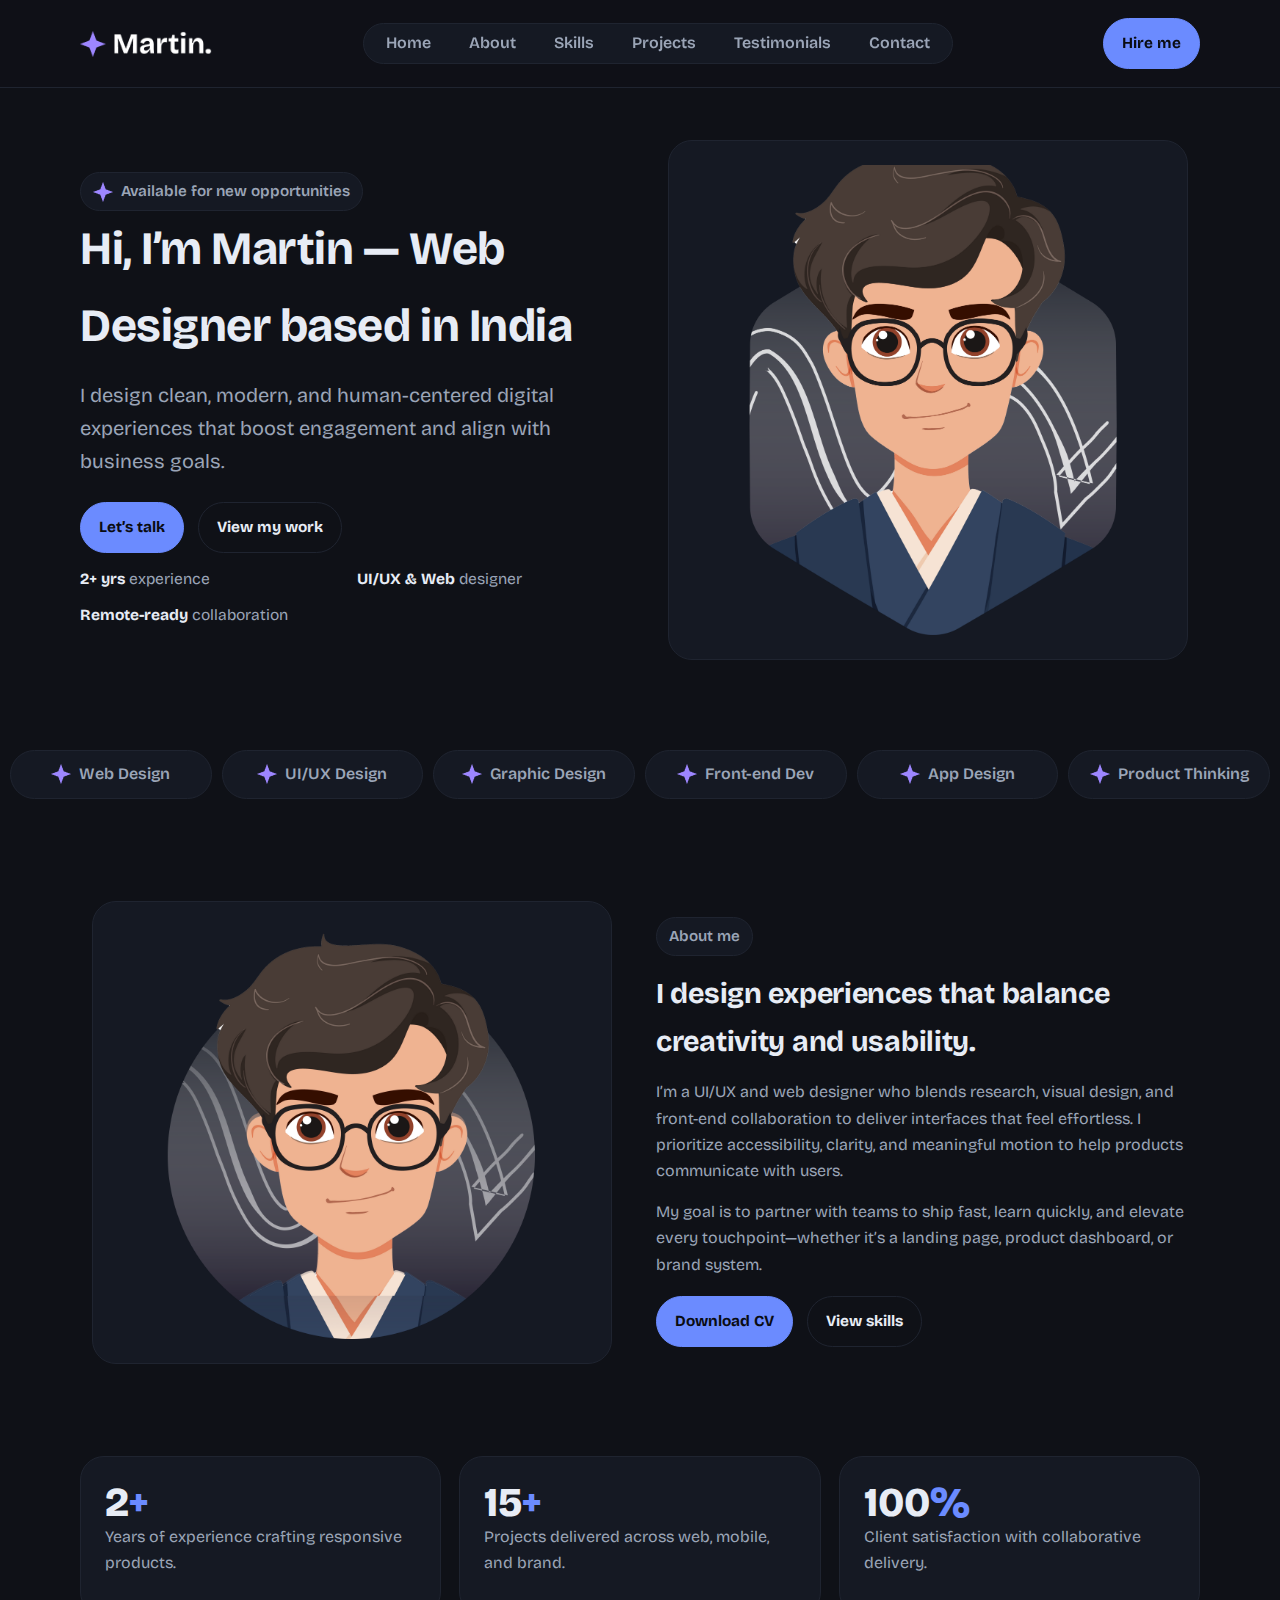
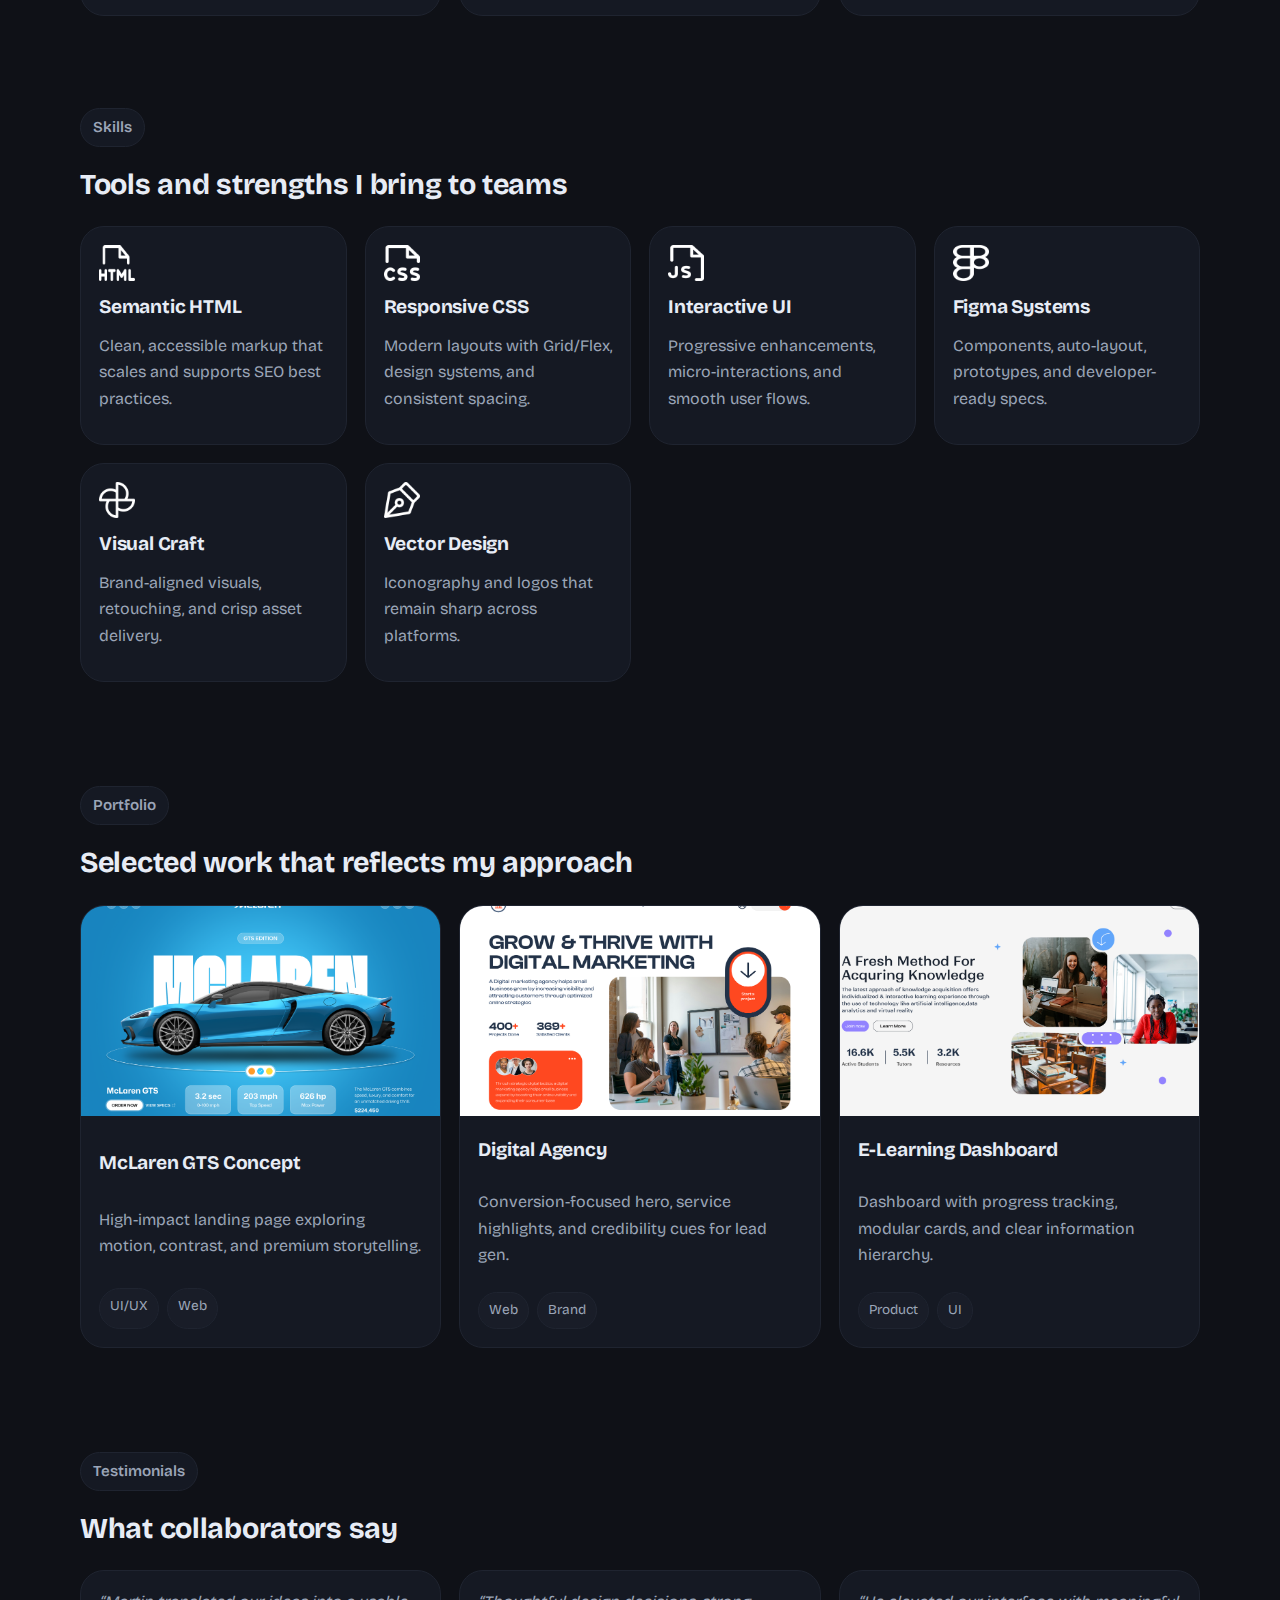
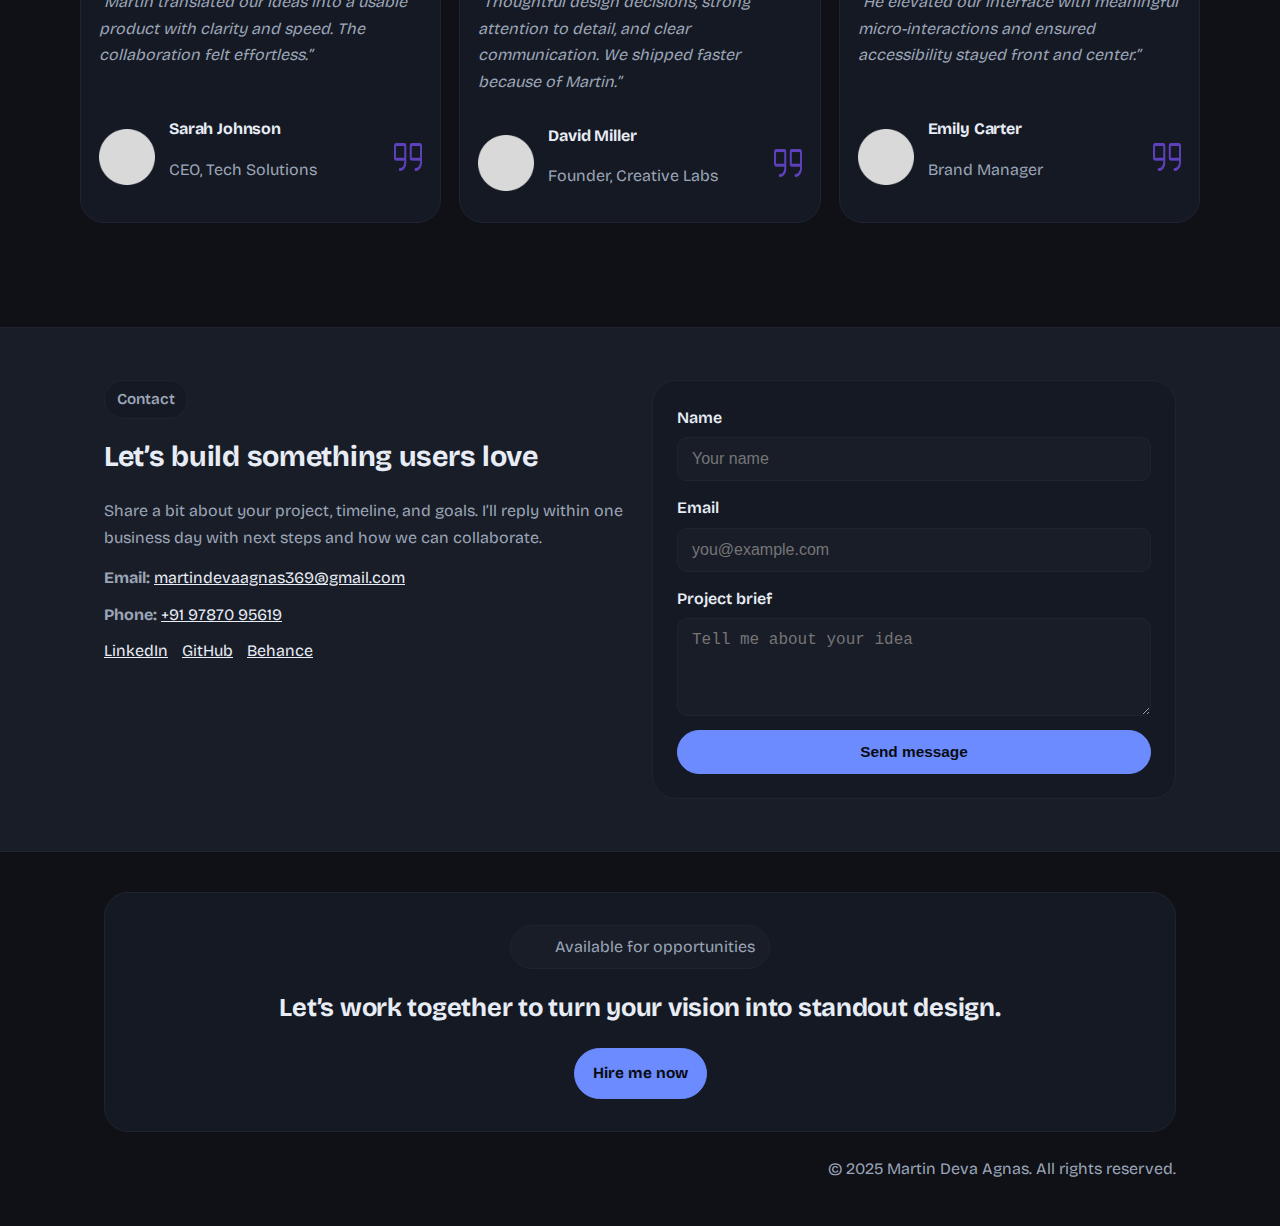
<file: index.html>
<!DOCTYPE html>
<html lang="en">
<head>
    <meta charset="UTF-8">
    <meta name="viewport" content="width=device-width, initial-scale=1.0">
    <title>Martin Portfolio</title>
    <link href="https://fonts.googleapis.com/css2?family=Bricolage+Grotesque:wght@400;600;700&display=swap" rel="stylesheet">
    <link rel="stylesheet" href="./style.css">
</head>
<body>
    <div class="page">
        <header class="site-header" id="home">
            <div class="container header-grid">
                <div class="brand">
                    <a href="#home" class="brand-link" aria-label="Martin home">
                        <img src="./logo/logo.png" alt="Martin personal logo" loading="lazy">
                    </a>
                </div>
                <button class="nav-toggle" aria-expanded="false" aria-controls="primary-nav">
                    <span class="sr-only">Toggle navigation</span>
                    <span class="bar"></span>
                    <span class="bar"></span>
                </button>
                <nav id="primary-nav" class="nav">
                    <ul class="nav-list">
                        <li><a href="#home">Home</a></li>
                        <li><a href="#about">About</a></li>
                        <li><a href="#skills">Skills</a></li>
                        <li><a href="#projects">Projects</a></li>
                        <li><a href="#testimonials">Testimonials</a></li>
                        <li><a href="#contact">Contact</a></li>
                    </ul>
                </nav>
                <div class="header-cta">
                    <a class="btn primary" href="#contact">Hire me</a>
                </div>
            </div>
        </header>

        <main>
            <section class="hero container" aria-labelledby="hero-title">
                <div class="hero-copy">
                    <div class="eyebrow">
                        <img src="./shapes/Star.png" alt="" aria-hidden="true" loading="lazy">
                        <span>Available for new opportunities</span>
                    </div>
                    <h1 id="hero-title">Hi, I’m Martin — Web Designer based in India</h1>
                    <p class="lead">
                        I design clean, modern, and human-centered digital experiences that
                        boost engagement and align with business goals.
                    </p>
                    <div class="hero-actions">
                        <a class="btn primary" href="#contact">Let’s talk</a>
                        <a class="btn ghost" href="#projects">View my work</a>
                    </div>
                    <div class="hero-meta">
                        <div><strong>2+ yrs</strong> experience</div>
                        <div><strong>UI/UX & Web</strong> designer</div>
                        <div><strong>Remote-ready</strong> collaboration</div>
                    </div>
                </div>
                <div class="hero-visual">
                    <div class="hero-figure">
                        <img src="./images/hero image.png" alt="Martin portrait" loading="lazy">
                        <img class="shape shape1" src="./shapes/Ellipse 1.png" alt="" aria-hidden="true" loading="lazy">
                        <img class="shape shape2" src="./shapes/Ellipse 2.png" alt="" aria-hidden="true" loading="lazy">
                        <img class="shape shape3" src="./shapes/Ellipse 3.png" alt="" aria-hidden="true" loading="lazy">
                        <img class="shape shape4" src="./shapes/Ellipse 4.png" alt="" aria-hidden="true" loading="lazy">
                    </div>
                </div>
            </section>

            <section class="pill-strip" aria-label="Capabilities">
                <div class="pill-track">
                    <span class="pill"><img src="./shapes/Star.png" alt="" aria-hidden="true" loading="lazy">Web Design</span>
                    <span class="pill"><img src="./shapes/Star.png" alt="" aria-hidden="true" loading="lazy">UI/UX Design</span>
                    <span class="pill"><img src="./shapes/Star.png" alt="" aria-hidden="true" loading="lazy">Graphic Design</span>
                    <span class="pill"><img src="./shapes/Star.png" alt="" aria-hidden="true" loading="lazy">Front-end Dev</span>
                    <span class="pill"><img src="./shapes/Star.png" alt="" aria-hidden="true" loading="lazy">App Design</span>
                    <span class="pill"><img src="./shapes/Star.png" alt="" aria-hidden="true" loading="lazy">Product Thinking</span>
                </div>
            </section>

            <section class="section container about" id="about">
                <div class="about-visual">
                    <div class="about-frame">
                        <img src="./images/About Image.png" alt="Martin collaborating with a team" loading="lazy">
                    </div>
                </div>
                <div class="about-copy">
                    <p class="eyebrow-text">About me</p>
                    <h2>I design experiences that balance creativity and usability.</h2>
                    <p>
                        I’m a UI/UX and web designer who blends research, visual design,
                        and front-end collaboration to deliver interfaces that feel effortless.
                        I prioritize accessibility, clarity, and meaningful motion to help products
                        communicate with users.
                    </p>
                    <p>
                        My goal is to partner with teams to ship fast, learn quickly, and elevate
                        every touchpoint—whether it’s a landing page, product dashboard, or brand system.
                    </p>
                    <div class="about-actions">
                        <a class="btn primary" href="./resume.html" target="_blank" rel="noopener">Download CV</a>
                        <a class="btn ghost" href="#skills">View skills</a>
                    </div>
                </div>
            
            </section>

            <section class="container stats" aria-label="Key metrics">
                <div class="stat-card">
                    <div class="stat-value">2<span>+</span></div>
                    <p>Years of experience crafting responsive products.</p>
                </div>
                <div class="stat-card">
                    <div class="stat-value">15<span>+</span></div>
                    <p>Projects delivered across web, mobile, and brand.</p>
                </div>
                <div class="stat-card">
                    <div class="stat-value">100<span>%</span></div>
                    <p>Client satisfaction with collaborative delivery.</p>
                </div>
            </section>

            <section class="section skills container" id="skills">
                <p class="eyebrow-text">Skills</p>
                <h2>Tools and strengths I bring to teams</h2>
                <div class="skill-grid">
                    <article class="skill-card">
                        <img src="./icons/html.png" alt="HTML icon" loading="lazy">
                        <h3>Semantic HTML</h3>
                        <p>Clean, accessible markup that scales and supports SEO best practices.</p>
                    </article>
                    <article class="skill-card">
                        <img src="./icons/css.png" alt="CSS icon" loading="lazy">
                        <h3>Responsive CSS</h3>
                        <p>Modern layouts with Grid/Flex, design systems, and consistent spacing.</p>
                    </article>
                    <article class="skill-card">
                        <img src="./icons/js.png" alt="JavaScript icon" loading="lazy">
                        <h3>Interactive UI</h3>
                        <p>Progressive enhancements, micro-interactions, and smooth user flows.</p>
                    </article>
                    <article class="skill-card">
                        <img src="./icons/figma.png" alt="Figma icon" loading="lazy">
                        <h3>Figma Systems</h3>
                        <p>Components, auto-layout, prototypes, and developer-ready specs.</p>
                    </article>
                    <article class="skill-card">
                        <img src="./icons/photoshop.png" alt="Photoshop icon" loading="lazy">
                        <h3>Visual Craft</h3>
                        <p>Brand-aligned visuals, retouching, and crisp asset delivery.</p>
                    </article>
                    <article class="skill-card">
                        <img src="./icons/illustrator.png" alt="Illustrator icon" loading="lazy">
                        <h3>Vector Design</h3>
                        <p>Iconography and logos that remain sharp across platforms.</p>
                    </article>
                </div>
            </section>

            <section class="section portfolio container" id="projects">
                <p class="eyebrow-text">Portfolio</p>
                <h2>Selected work that reflects my approach</h2>
                <div class="portfolio-grid">
                    <article class="portfolio-card">
                        <img src="./images/mclaren.png" alt="McLaren landing page concept" loading="lazy">
                        <div class="portfolio-copy">
                            <h3>McLaren GTS Concept</h3>
                            <p>High-impact landing page exploring motion, contrast, and premium storytelling.</p>
                            <div class="tags"><span>UI/UX</span><span>Web</span></div>
                        </div>
                    </article>
                    <article class="portfolio-card">
                        <img src="./images/digital_agency].png" alt="Digital agency homepage concept" loading="lazy">
                        <div class="portfolio-copy">
                            <h3>Digital Agency</h3>
                            <p>Conversion-focused hero, service highlights, and credibility cues for lead gen.</p>
                            <div class="tags"><span>Web</span><span>Brand</span></div>
                        </div>
                    </article>
                    <article class="portfolio-card">
                        <img src="./images/E_learning.png" alt="E-learning dashboard concept" loading="lazy">
                        <div class="portfolio-copy">
                            <h3>E-Learning Dashboard</h3>
                            <p>Dashboard with progress tracking, modular cards, and clear information hierarchy.</p>
                            <div class="tags"><span>Product</span><span>UI</span></div>
                        </div>
                    </article>
                </div>
            </section>

            <section class="section testimonials container" id="testimonials">
                <p class="eyebrow-text">Testimonials</p>
                <h2>What collaborators say</h2>
                <div class="testimonial-grid">
                    <article class="testimonial-card">
                        <p class="quote">
                            “Martin translated our ideas into a usable product with clarity and speed.
                            The collaboration felt effortless.”
                        </p>
                        <div class="client">
                            <img src="./shapes/round-small.png" alt="" aria-hidden="true" loading="lazy">
                            <div>
                                <h4>Sarah Johnson</h4>
                                <p>CEO, Tech Solutions</p>
                            </div>
                            <img class="quote-mark" src="./shapes/quote.png" alt="" aria-hidden="true" loading="lazy">
                        </div>
                    </article>
                    <article class="testimonial-card">
                        <p class="quote">
                            “Thoughtful design decisions, strong attention to detail, and clear communication.
                            We shipped faster because of Martin.”
                        </p>
                        <div class="client">
                            <img src="./shapes/round-small.png" alt="" aria-hidden="true" loading="lazy">
                            <div>
                                <h4>David Miller</h4>
                                <p>Founder, Creative Labs</p>
                            </div>
                            <img class="quote-mark" src="./shapes/quote.png" alt="" aria-hidden="true" loading="lazy">
                        </div>
                    </article>
                    <article class="testimonial-card">
                        <p class="quote">
                            “He elevated our interface with meaningful micro-interactions and ensured
                            accessibility stayed front and center.”
                        </p>
                        <div class="client">
                            <img src="./shapes/round-small.png" alt="" aria-hidden="true" loading="lazy">
                            <div>
                                <h4>Emily Carter</h4>
                                <p>Brand Manager</p>
                            </div>
                            <img class="quote-mark" src="./shapes/quote.png" alt="" aria-hidden="true" loading="lazy">
                        </div>
                    </article>
                </div>
            </section>
        </main>

        <section class="section contact" id="contact">
            <div class="container contact-grid">
                <div class="contact-copy">
                    <p class="eyebrow-text">Contact</p>
                    <h2>Let’s build something users love</h2>
                    <p>
                        Share a bit about your project, timeline, and goals. I’ll reply within one business day
                        with next steps and how we can collaborate.
                    </p>
                    <div class="contact-meta">
                        <div><strong>Email:</strong> <a href="mailto:martindevaagnas369@gmail.com">martindevaagnas369@gmail.com</a></div>
                        <div><strong>Phone:</strong> <a href="tel:+919787095619">+91 97870 95619</a></div>
                        <div class="socials">
                            <a href="https://linkedin.com/in/martindevaagnas" target="_blank" rel="noopener">LinkedIn</a>
                            <a href="https://github.com/neverlackdot" target="_blank" rel="noopener">GitHub</a>
                            <a href="https://behance.net/martindevaagnas" target="_blank" rel="noopener">Behance</a>
                        </div>
                    </div>
                </div>
                <form class="contact-form">
                    <label>
                        Name
                        <input type="text" name="name" placeholder="Your name" required>
                    </label>
                    <label>
                        Email
                        <input type="email" name="email" placeholder="you@example.com" required>
                    </label>
                    <label>
                        Project brief
                        <textarea name="message" rows="4" placeholder="Tell me about your idea" required></textarea>
                    </label>
                    <button type="submit" class="btn primary full">Send message</button>
                </form>
            </div>
        </section>

        <footer class="site-footer">
            <div class="container footer-inner">
                <div class="footer-brand">
                    <div class="footer-pill">
                        <img width="20" src="./shapes/Star.png" alt="" aria-hidden="true" loading="lazy">
                        <span>Available for opportunities</span>
                    </div>
                    <h3>Let’s work together to turn your vision into standout design.</h3>
                    <a class="btn primary" href="#contact">Hire me now</a>
                </div>
                <div class="footer-bottom">
                    <img width="140" src="./logo/logo.png" alt="Martin logo" loading="lazy">
                    <div class="footer-social">
                        <a href="https://instagram.com" target="_blank" rel="noopener"><img width="20" src="./icons/instagram.png" alt="Instagram" loading="lazy"></a>
                        <a href="https://linkedin.com/in/martindevaagnas" target="_blank" rel="noopener"><img width="20" src="./icons/linkedin.png" alt="LinkedIn" loading="lazy"></a>
                        <a href="https://behance.net/martindevaagnas" target="_blank" rel="noopener"><img width="20" src="./icons/behance.png" alt="Behance" loading="lazy"></a>
                    </div>
                    <p class="footnote">© 2025 Martin Deva Agnas. All rights reserved.</p>
                </div>
            </div>
        </footer>
    </div>
    <script src="./main.js"></script>
</body>
</html>
</file>
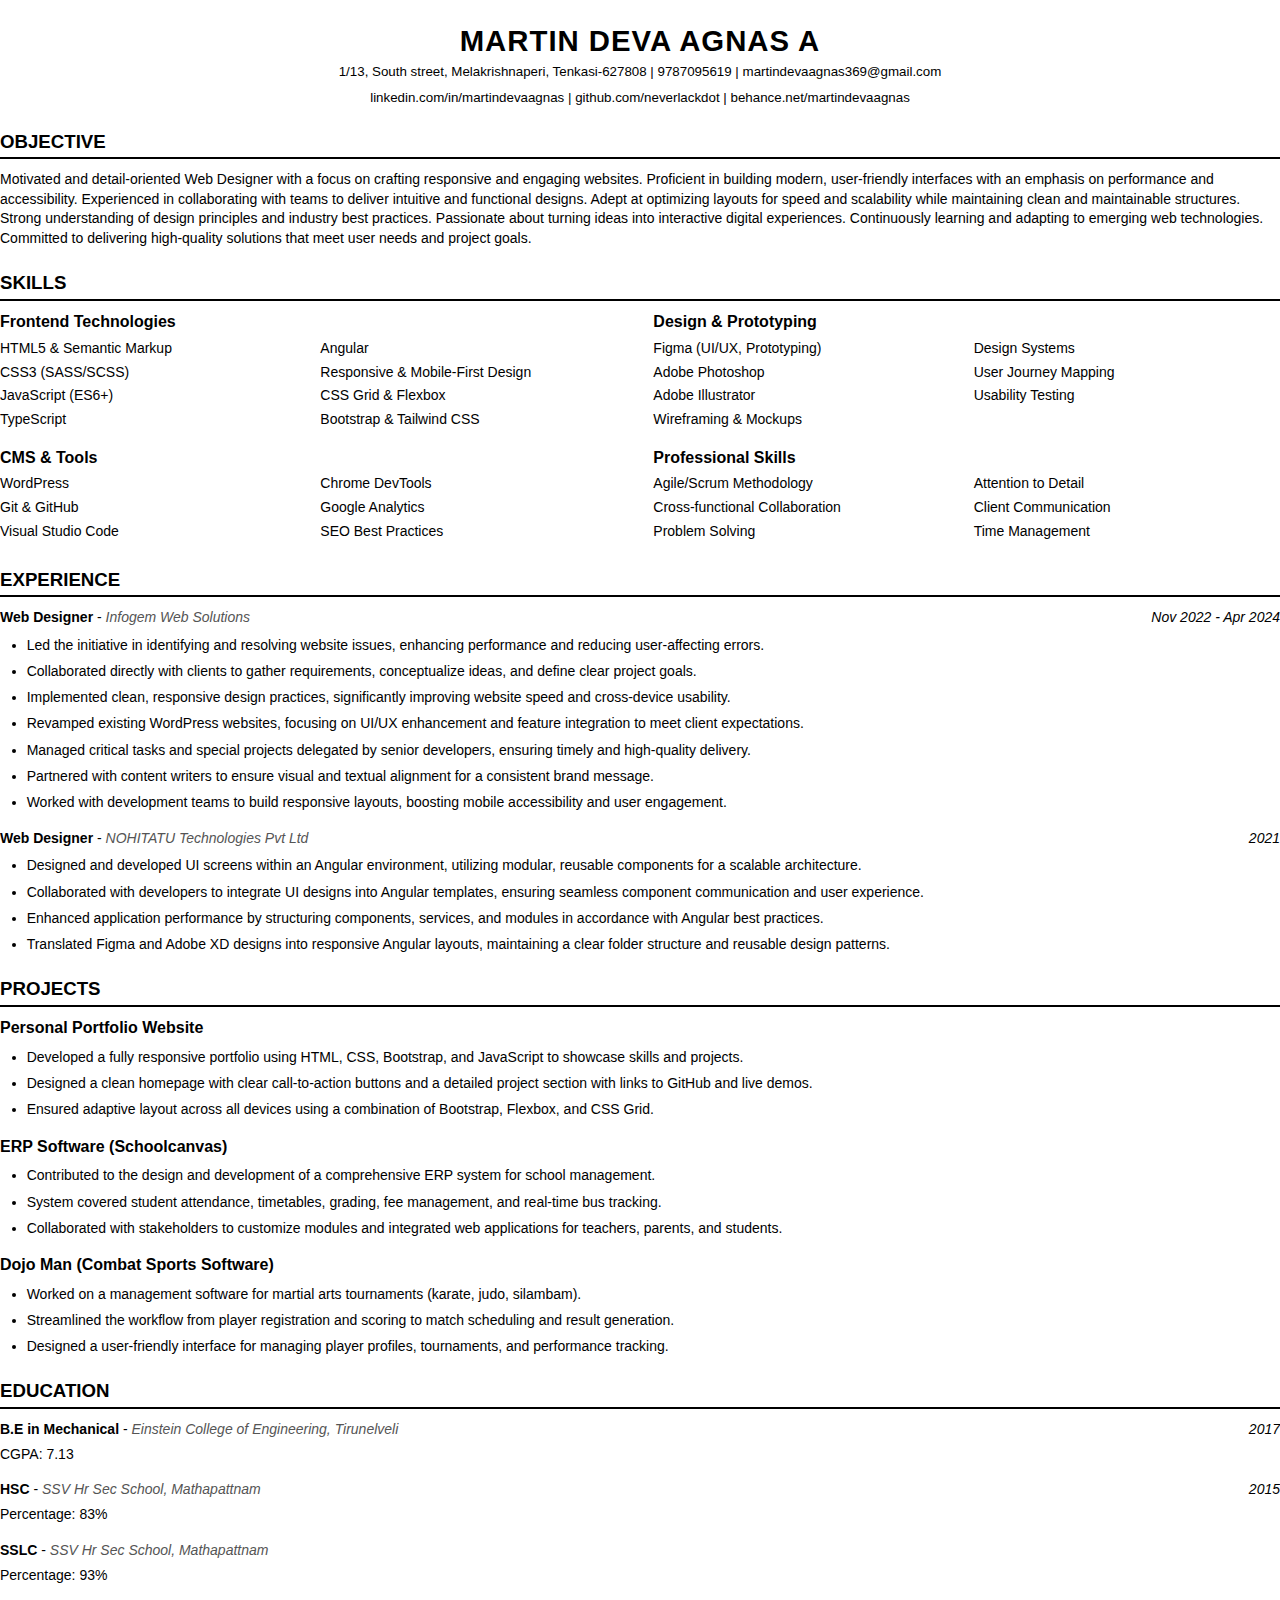
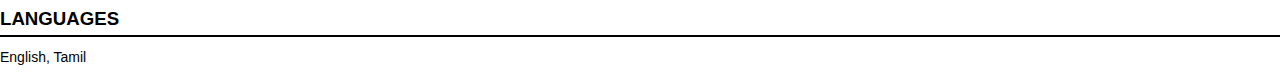
<file: resume.html>
<!DOCTYPE html>
<html lang="en">
<head>
    <meta charset="UTF-8">
    <meta name="viewport" content="width=device-width, initial-scale=1.0">
    <title>Martin Deva Agnas A - Resume</title>
    <style>
        /* --- General & Print Styles --- */
        @page {
            size: A4;
            margin: 0.6in; /* Adjusted for better space utilization */
        }

        body {
            font-family: 'Calibri', 'Segoe UI', sans-serif;
            font-size: 10.5pt; /* Slightly smaller for better fit */
            line-height: 1.4;
            color: #000;
            background: #fff;
            margin: 0;
            padding: 0;
        }

        .resume {
            width: 100%;
        }

        /* --- Typography --- */
        h1 {
            font-size: 22pt;
            font-weight: bold;
            text-align: center;
            margin-bottom: 2pt;
            letter-spacing: 1px;
        }

        h2 {
            font-size: 14pt;
            font-weight: bold;
            border-bottom: 2px solid #000;
            padding-bottom: 2pt;
            margin-top: 16pt;
            margin-bottom: 8pt;
            text-transform: uppercase;
        }

        h3 {
            font-size: 12pt;
            font-weight: bold;
            margin: 0;
        }

        p {
            margin: 0 0 6pt 0;
        }

        strong, b {
            font-weight: bold;
        }

        em, i {
            font-style: italic;
        }

        ul {
            margin: 6pt 0 10pt 20pt;
            padding: 0;
        }

        li {
            margin-bottom: 5pt;
        }

        a {
            color: #000;
            text-decoration: none;
        }

        a:hover {
            text-decoration: underline;
        }

        /* --- Layout Sections --- */
        .contact-info {
            text-align: center;
            font-size: 10pt;
            margin-bottom: 10pt;
        }

        .section {
            margin-bottom: 8pt;
        }
        
        .section:last-child {
            margin-bottom: 0;
        }

        .item {
            margin-bottom: 12pt;
            page-break-inside: avoid; /* Prevents items from being split */
        }

        .item-header {
            display: flex;
            justify-content: space-between;
            align-items: baseline;
            margin-bottom: 4pt;
        }

        .item-title {
            font-weight: bold;
        }

        .item-subtitle {
            font-style: italic;
            color: #555;
        }

        .date {
            font-style: italic;
            white-space: nowrap;
        }

        /* --- Skills Specific --- */
        .skills-grid {
            display: grid;
            grid-template-columns: 1fr 1fr;
            gap: 10pt 20pt;
        }

        .skills-category h3 {
            margin-bottom: 4pt;
        }
        
        .skills-list {
            list-style-type: none;
            padding-left: 0;
            margin: 0;
            column-count: 2;
        }
        
        .skills-list li {
            margin-bottom: 3pt;
            break-inside: avoid-column;
        }

        /* --- Page Break Control --- */
        .page-break-before {
            page-break-before: always;
        }

        .avoid-page-break {
            page-break-inside: avoid;
        }

    </style>
</head>
<body>

    <main class="resume">
        <header>
            <h1>MARTIN DEVA AGNAS A</h1>
            <p class="contact-info">
                1/13, South street, Melakrishnaperi, Tenkasi-627808 | 9787095619 | martindevaagnas369@gmail.com
            </p>
            <p class="contact-info" style="margin-top: -5pt;">
                <!-- Replace with your actual profile links below -->
                <a href="https://linkedin.com/in/martindevaagnas" target="_blank">linkedin.com/in/martindevaagnas</a> | 
                <a href="https://github.com/neverlackdot" target="_blank">github.com/neverlackdot</a> | 
                <a href="https://behance.net/martindevaagnas" target="_blank">behance.net/martindevaagnas</a>
            </p>
        </header>

        <section class="section">
            <h2>Objective</h2>
            <p>
                Motivated and detail-oriented Web Designer with a focus on crafting responsive and engaging websites. Proficient in building modern, user-friendly interfaces with an emphasis on performance and accessibility. Experienced in collaborating with teams to deliver intuitive and functional designs. Adept at optimizing layouts for speed and scalability while maintaining clean and maintainable structures. Strong understanding of design principles and industry best practices. Passionate about turning ideas into interactive digital experiences. Continuously learning and adapting to emerging web technologies. Committed to delivering high-quality solutions that meet user needs and project goals.
            </p>
        </section>

        <section class="section">
            <h2>Skills</h2>
            <div class="skills-grid avoid-page-break">
                <div class="skills-category">
                    <h3>Frontend Technologies</h3>
                    <ul class="skills-list">
                        <li>HTML5 & Semantic Markup</li>
                        <li>CSS3 (SASS/SCSS)</li>
                        <li>JavaScript (ES6+)</li>
                        <li>TypeScript</li>
                        <li>Angular</li>
                        <li>Responsive & Mobile-First Design</li>
                        <li>CSS Grid & Flexbox</li>
                        <li>Bootstrap & Tailwind CSS</li>
                       
                    </ul>
                </div>
                <div class="skills-category">
                    <h3>Design & Prototyping</h3>
                    <ul class="skills-list">
                        <li>Figma (UI/UX, Prototyping)</li>
                        <li>Adobe Photoshop</li>
                        <li>Adobe Illustrator</li>
                        <li>Wireframing & Mockups</li>
                        <li>Design Systems</li>
                        <li>User Journey Mapping</li>
                        <li>Usability Testing</li>
                    </ul>
                </div>
                <div class="skills-category">
                    <h3>CMS & Tools</h3>
                    <ul class="skills-list">
                        <li>WordPress</li>
                        <li>Git & GitHub</li>
                        <li>Visual Studio Code</li>
                        <li>Chrome DevTools</li>
                        <li>Google Analytics</li>
                        <li>SEO Best Practices</li>
                        
                    </ul>
                </div>
                <div class="skills-category">
                    <h3>Professional Skills</h3>
                    <ul class="skills-list">
                        <li>Agile/Scrum Methodology</li>
                        <li>Cross-functional Collaboration</li>
                        <li>Problem Solving</li>
                        <li>Attention to Detail</li>
                        <li>Client Communication</li>
                        <li>Time Management</li>
                    </ul>
                </div>
            </div>
        </section>

        <section id="experience" class="section">
            <h2>Experience</h2>
            <div class="item avoid-page-break">
                <div class="item-header">
                    <div>
                        <span class="item-title">Web Designer</span> - <span class="item-subtitle">Infogem Web Solutions</span>
                    </div>
                    <span class="date">Nov 2022 - Apr 2024</span>
                </div>
                <ul>
                    <li>Led the initiative in identifying and resolving website issues, enhancing performance and reducing user-affecting errors.</li>
                    <li>Collaborated directly with clients to gather requirements, conceptualize ideas, and define clear project goals.</li>
                    <li>Implemented clean, responsive design practices, significantly improving website speed and cross-device usability.</li>
                    <li>Revamped existing WordPress websites, focusing on UI/UX enhancement and feature integration to meet client expectations.</li>
                    <li>Managed critical tasks and special projects delegated by senior developers, ensuring timely and high-quality delivery.</li>
                    <li>Partnered with content writers to ensure visual and textual alignment for a consistent brand message.</li>
                    <li>Worked with development teams to build responsive layouts, boosting mobile accessibility and user engagement.</li>
                </ul>
            </div>
            <div class="item page-break-before">
                <div class="item-header">
                    <div>
                        <span class="item-title">Web Designer</span> - <span class="item-subtitle">NOHITATU Technologies Pvt Ltd</span>
                    </div>
                    <span class="date">2021</span>
                </div>
                <ul>
                    <li>Designed and developed UI screens within an Angular environment, utilizing modular, reusable components for a scalable architecture.</li>
                    <li>Collaborated with developers to integrate UI designs into Angular templates, ensuring seamless component communication and user experience.</li>
                    <li>Enhanced application performance by structuring components, services, and modules in accordance with Angular best practices.</li>
                    <li>Translated Figma and Adobe XD designs into responsive Angular layouts, maintaining a clear folder structure and reusable design patterns.</li>
                </ul>
            </div>
        </section>

        <section class="section">
            <h2>Projects</h2>
            <div class="item avoid-page-break">
                <h3>Personal Portfolio Website</h3>
                <ul>
                    <li>Developed a fully responsive portfolio using HTML, CSS, Bootstrap, and JavaScript to showcase skills and projects.</li>
                    <li>Designed a clean homepage with clear call-to-action buttons and a detailed project section with links to GitHub and live demos.</li>
                    <li>Ensured adaptive layout across all devices using a combination of Bootstrap, Flexbox, and CSS Grid.</li>
                </ul>
            </div>
            <div class="item avoid-page-break">
                <h3>ERP Software (Schoolcanvas)</h3>
                <ul>
                    <li>Contributed to the design and development of a comprehensive ERP system for school management.</li>
                    <li>System covered student attendance, timetables, grading, fee management, and real-time bus tracking.</li>
                    <li>Collaborated with stakeholders to customize modules and integrated web applications for teachers, parents, and students.</li>
                </ul>
            </div>
            <div class="item avoid-page-break">
                <h3>Dojo Man (Combat Sports Software)</h3>
                <ul>
                    <li>Worked on a management software for martial arts tournaments (karate, judo, silambam).</li>
                    <li>Streamlined the workflow from player registration and scoring to match scheduling and result generation.</li>
                    <li>Designed a user-friendly interface for managing player profiles, tournaments, and performance tracking.</li>
                </ul>
            </div>
        </section>

        <section class="section">
            <h2>Education</h2>
            <div class="item">
                <div class="item-header">
                    <div>
                        <span class="item-title">B.E in Mechanical</span> - <span class="item-subtitle">Einstein College of Engineering, Tirunelveli</span>
                    </div>
                    <span class="date">2017</span>
                </div>
                <p>CGPA: 7.13</p>
            </div>
            <div class="item">
                <div class="item-header">
                    <div>
                        <span class="item-title">HSC</span> - <span class="item-subtitle">SSV Hr Sec School, Mathapattnam</span>
                    </div>
                    <span class="date">2015</span>
                </div>
                <p>Percentage: 83%</p>
            </div>
            <div class="item">
                <div class="item-header">
                    <div>
                        <span class="item-title">SSLC</span> - <span class="item-subtitle">SSV Hr Sec School, Mathapattnam</span>
                    </div>
                </div>
                <p>Percentage: 93%</p>
            </div>
        </section>

        <section class="section">
            <h2>Languages</h2>
            <p>English, Tamil</p>
        </section>

    </main>

</body>
</html>
</file>
<file: style.css>
*,
*::before,
*::after {
    box-sizing: border-box;
}

:root {
    --bg: #0f1117;
    --surface: #151923;
    --surface-soft: #191d28;
    --text: #e7ecf5;
    --muted: #9ba5b7;
    --border: #1f2430;
    --accent: #6b8bff;
    --accent-strong: #5576ff;
    --radius-lg: 24px;
    --radius-md: 14px;
    --radius-sm: 10px;
    --transition: 180ms ease;
    --max-width: 1120px;
    --space-1: 6px;
    --space-2: 10px;
    --space-3: 14px;
    --space-4: 18px;
    --space-5: 24px;
    --space-6: 32px;
    --space-7: 40px;
    --space-8: 52px;
    --space-9: 68px;
}

body {
    margin: 0;
    font-family: "Inter", "Bricolage Grotesque", system-ui, -apple-system, sans-serif;
    background: var(--bg);
    color: var(--text);
    line-height: 1.65;
    -webkit-font-smoothing: antialiased;
}

img {
    max-width: 100%;
    display: block;
}

a {
    color: inherit;
    text-decoration: none;
}

.page {
    min-height: 100vh;
}

.container {
    width: 100%;
    max-width: var(--max-width);
    margin: 0 auto;
    padding: 0 var(--space-5);
}

.section {
    padding: var(--space-8) 0;
}

h1, h2, h3, h4 {
    margin: 0 0 var(--space-3);
    letter-spacing: -0.01em;
    color: var(--text);
}

h1 { font-size: clamp(2.25rem, 4vw, 2.9rem); }
h2 { font-size: clamp(1.8rem, 2vw, 2.2rem); }
h3 { font-size: 1.2rem; }

p {
    margin: 0 0 var(--space-3);
    color: var(--muted);
    font-size: 1rem;
}

.lead {
    font-size: clamp(1.05rem, 1vw + 0.85rem, 1.25rem);
    color: var(--muted);
}

.btn {
    display: inline-flex;
    align-items: center;
    justify-content: center;
    gap: 8px;
    padding: 12px 18px;
    border-radius: 999px;
    border: 1px solid transparent;
    font-weight: 700;
    font-size: 0.96rem;
    cursor: pointer;
    transition: transform var(--transition), background var(--transition), color var(--transition), border-color var(--transition);
}

.btn.primary {
    background: var(--accent);
    color: #0a0c12;
    border-color: var(--accent);
}

.btn.primary:hover {
    background: var(--accent-strong);
    border-color: var(--accent-strong);
    transform: translateY(-1px);
}

.btn.ghost {
    border-color: var(--border);
    color: var(--text);
    background: transparent;
}

.btn.ghost:hover {
    border-color: var(--accent);
    color: var(--text);
}

.btn.full {
    width: 100%;
}

.eyebrow,
.eyebrow-text {
    display: inline-flex;
    align-items: center;
    gap: 8px;
    padding: 6px 12px;
    border-radius: 999px;
    background: var(--surface);
    border: 1px solid var(--border);
    color: var(--muted);
    font-weight: 600;
    font-size: 0.95rem;
}

.site-header {
    position: sticky;
    top: 0;
    z-index: 20;
    backdrop-filter: blur(12px);
    background: rgba(15, 17, 23, 0.9);
    border-bottom: 1px solid var(--border);
}

.header-grid {
    display: grid;
    grid-template-columns: auto 1fr auto;
    align-items: center;
    gap: var(--space-4);
    padding: var(--space-4) 0;
}

.brand img {
    width: 132px;
}

.nav {
    justify-self: center;
}

.nav-list {
    list-style: none;
    display: flex;
    align-items: center;
    gap: var(--space-2);
    padding: 0;
    margin: 0;
    background: var(--surface);
    border: 1px solid var(--border);
    border-radius: 999px;
    padding: 6px 8px;
}

.nav-list a {
    padding: 10px 14px;
    border-radius: 999px;
    color: var(--muted);
    transition: background var(--transition), color var(--transition);
    font-weight: 600;
}

.nav-list a:hover,
.nav-list a:focus-visible {
    background: rgba(107, 139, 255, 0.12);
    color: var(--text);
}

.header-cta {
    justify-self: end;
}

.nav-toggle {
    display: none;
    width: 44px;
    height: 44px;
    border-radius: 12px;
    border: 1px solid var(--border);
    background: var(--surface);
    align-items: center;
    justify-content: center;
    gap: 4px;
    cursor: pointer;
}

.nav-toggle .bar {
    width: 18px;
    height: 2px;
    background: var(--text);
    display: block;
}

.sr-only {
    position: absolute;
    width: 1px;
    height: 1px;
    padding: 0;
    margin: -1px;
    overflow: hidden;
    clip: rect(0, 0, 0, 0);
    white-space: nowrap;
    border: 0;
}

.hero {
    display: grid;
    grid-template-columns: repeat(auto-fit, minmax(280px, 1fr));
    gap: var(--space-6);
    padding: var(--space-8) 0 var(--space-7);
    align-items: center;
}

.hero-actions {
    display: flex;
    align-items: center;
    gap: var(--space-3);
    margin: var(--space-5) 0 var(--space-3);
    flex-wrap: wrap;
}

.hero-meta {
    display: grid;
    grid-template-columns: repeat(auto-fit, minmax(180px, 1fr));
    gap: var(--space-2);
    color: var(--muted);
    font-size: 0.97rem;
}

.hero-meta strong {
    color: var(--text);
}

.hero-visual {
    position: relative;
}

.hero-figure {
    position: relative;
    max-width: 520px;
    margin: 0 auto;
    padding: var(--space-5);
    background: var(--surface);
    border-radius: var(--radius-lg);
    border: 1px solid var(--border);
}

.hero-figure img:first-child {
    border-radius: var(--radius-md);
}

.shape {
    display: none;
}

.pill-strip {
    margin: var(--space-7) 0;
    position: relative;
}

.pill-track {
    display: grid;
    grid-template-columns: repeat(auto-fit, minmax(140px, 1fr));
    gap: var(--space-2);
    padding: var(--space-2);
    width: 100%;
}

.pill-track::-webkit-scrollbar { display: none; }

.pill {
    display: inline-flex;
    align-items: center;
    justify-content: center;
    gap: 8px;
    padding: 10px 14px;
    border-radius: 999px;
    background: var(--surface);
    border: 1px solid var(--border);
    color: var(--muted);
    white-space: nowrap;
    font-weight: 600;
    text-align: center;
}

.about {
    display: grid;
    grid-template-columns: repeat(auto-fit, minmax(280px, 1fr));
    gap: var(--space-6);
    align-items: center;
    position: relative;
}

.about-visual {
    max-width: 520px;
    width: 100%;
    justify-self: center;
}

.about-frame {
    background: var(--surface);
    border: 1px solid var(--border);
    border-radius: var(--radius-lg);
    padding: var(--space-5);
}

.about-frame img {
    border-radius: var(--radius-md);
    width: 100%;
    display: block;
}

.about-actions {
    display: flex;
    gap: var(--space-3);
    flex-wrap: wrap;
    margin-top: var(--space-4);
}

.stats {
    display: grid;
    grid-template-columns: repeat(auto-fit, minmax(220px, 1fr));
    gap: var(--space-4);
    padding: var(--space-7) 0;
}

.stat-card {
    background: var(--surface);
    border: 1px solid var(--border);
    padding: var(--space-5);
    border-radius: var(--radius-lg);
    text-align: left;
}

.stat-value {
    font-size: clamp(2.2rem, 3.2vw, 2.6rem);
    font-weight: 800;
    color: var(--text);
    line-height: 1.05;
}

.stat-value span {
    color: var(--accent);
}

.skills h2,
.portfolio h2,
.testimonials h2,
.contact h2 {
    margin-bottom: var(--space-4);
}

.skill-grid {
    display: grid;
    grid-template-columns: repeat(auto-fit, minmax(240px, 1fr));
    gap: var(--space-4);
}

.skill-card {
    background: var(--surface);
    border: 1px solid var(--border);
    border-radius: var(--radius-lg);
    padding: var(--space-4);
    display: grid;
    gap: var(--space-2);
    transition: transform var(--transition), border-color var(--transition);
}

.skill-card img {
    width: 36px;
    height: 36px;
}

.skill-card:hover {
    transform: translateY(-2px);
    border-color: rgba(107, 139, 255, 0.6);
}

.skill-card h3 {
    margin: 0;
}

.portfolio-grid {
    display: grid;
    grid-template-columns: repeat(auto-fit, minmax(260px, 1fr));
    gap: var(--space-4);
}

.portfolio-card {
    background: var(--surface);
    border: 1px solid var(--border);
    border-radius: var(--radius-lg);
    overflow: hidden;
    display: grid;
    transition: transform var(--transition), border-color var(--transition);
}

.portfolio-card img {
    width: 100%;
    height: 210px;
    object-fit: cover;
}

.portfolio-copy {
    padding: var(--space-4);
    display: grid;
    gap: var(--space-2);
}

.portfolio-card:hover {
    transform: translateY(-2px);
    border-color: rgba(107, 139, 255, 0.6);
}

.tags {
    display: inline-flex;
    gap: 8px;
    flex-wrap: wrap;
}

.tags span {
    padding: 6px 10px;
    border-radius: 999px;
    background: var(--surface-soft);
    border: 1px solid var(--border);
    font-size: 0.85rem;
    color: var(--muted);
}

.testimonial-grid {
    display: grid;
    grid-template-columns: repeat(auto-fit, minmax(260px, 1fr));
    gap: var(--space-4);
}

.testimonial-card {
    background: var(--surface);
    border: 1px solid var(--border);
    border-radius: var(--radius-lg);
    padding: var(--space-4);
    display: grid;
    gap: var(--space-3);
}

.quote {
    font-style: italic;
    color: var(--muted);
}

.client {
    display: flex;
    align-items: center;
    gap: var(--space-3);
    position: relative;
}

.client img:first-child {
    width: 56px;
    height: 56px;
}

.quote-mark {
    width: 28px;
    margin-left: auto;
    opacity: 0.7;
}

.contact {
    background: var(--surface-soft);
    border-top: 1px solid var(--border);
    border-bottom: 1px solid var(--border);
    margin-top: var(--space-8);
}

.contact-grid {
    display: grid;
    grid-template-columns: repeat(auto-fit, minmax(320px, 1fr));
    gap: var(--space-5);
    align-items: start;
}

.contact-form {
    background: var(--surface);
    border: 1px solid var(--border);
    border-radius: var(--radius-lg);
    padding: var(--space-5);
    display: grid;
    gap: var(--space-3);
}

.contact-form label {
    display: grid;
    gap: var(--space-1);
    color: var(--text);
    font-weight: 600;
}

.contact-form input,
.contact-form textarea {
    width: 100%;
    padding: 12px 14px;
    border-radius: var(--radius-sm);
    border: 1px solid var(--border);
    background: var(--surface-soft);
    color: var(--text);
    font-size: 1rem;
}

.contact-form input:focus,
.contact-form textarea:focus {
    outline: 2px solid rgba(107, 139, 255, 0.5);
    border-color: rgba(107, 139, 255, 0.5);
}

.contact-meta {
    display: grid;
    gap: var(--space-2);
    color: var(--muted);
}

.contact-meta a {
    color: var(--text);
    text-decoration: underline;
}

.socials {
    display: flex;
    gap: var(--space-3);
    flex-wrap: wrap;
}

.site-footer {
    padding: var(--space-7) 0;
}

.footer-inner {
    display: grid;
    gap: var(--space-5);
}

.footer-brand {
    text-align: center;
    background: var(--surface);
    border-radius: var(--radius-lg);
    padding: var(--space-6);
    border: 1px solid var(--border);
}

.footer-pill {
    display: inline-flex;
    align-items: center;
    gap: 10px;
    padding: 8px 14px;
    border-radius: 999px;
    background: var(--surface-soft);
    border: 1px solid var(--border);
    color: var(--muted);
}

.footer-brand h3 {
    margin: var(--space-4) 0;
    font-size: clamp(1.3rem, 1vw + 1rem, 1.6rem);
}

.footer-bottom {
    display: flex;
    align-items: center;
    justify-content: space-between;
    gap: var(--space-3);
    flex-wrap: wrap;
}

.footer-social {
    display: flex;
    align-items: center;
    gap: var(--space-3);
}

.footnote {
    color: var(--muted);
    margin: 0;
}

@media (max-width: 992px) {
    .header-grid {
        grid-template-columns: auto auto auto;
    }

    .nav-toggle {
        display: inline-flex;
    }

    .nav {
        position: absolute;
        top: 70px;
        right: var(--space-5);
        width: min(320px, calc(100% - 2 * var(--space-5)));
        background: var(--surface);
        border: 1px solid var(--border);
        border-radius: var(--radius-lg);
        transform: translateY(-8px);
        opacity: 0;
        visibility: hidden;
        transition: opacity var(--transition), transform var(--transition);
    }

    .nav.open {
        opacity: 1;
        visibility: visible;
        transform: translateY(0);
    }

    .nav-list {
        flex-direction: column;
        align-items: stretch;
        gap: 0;
        padding: 6px;
        background: transparent;
        border: none;
    }

    .nav-list li {
        width: 100%;
    }

    .nav-list a {
        display: block;
        width: 100%;
        padding: 12px 14px;
    }

    .header-cta {
        display: none;
    }
}

@media (max-width: 640px) {
    .container {
        padding: 0 var(--space-4);
    }

    .section {
        padding: var(--space-6) 0;
    }

    .hero-actions {
        flex-direction: column;
        align-items: stretch;
    }

    .footer-bottom {
        flex-direction: column;
        align-items: flex-start;
    }

    .footer-brand {
        text-align: left;
    }
}
</file>
